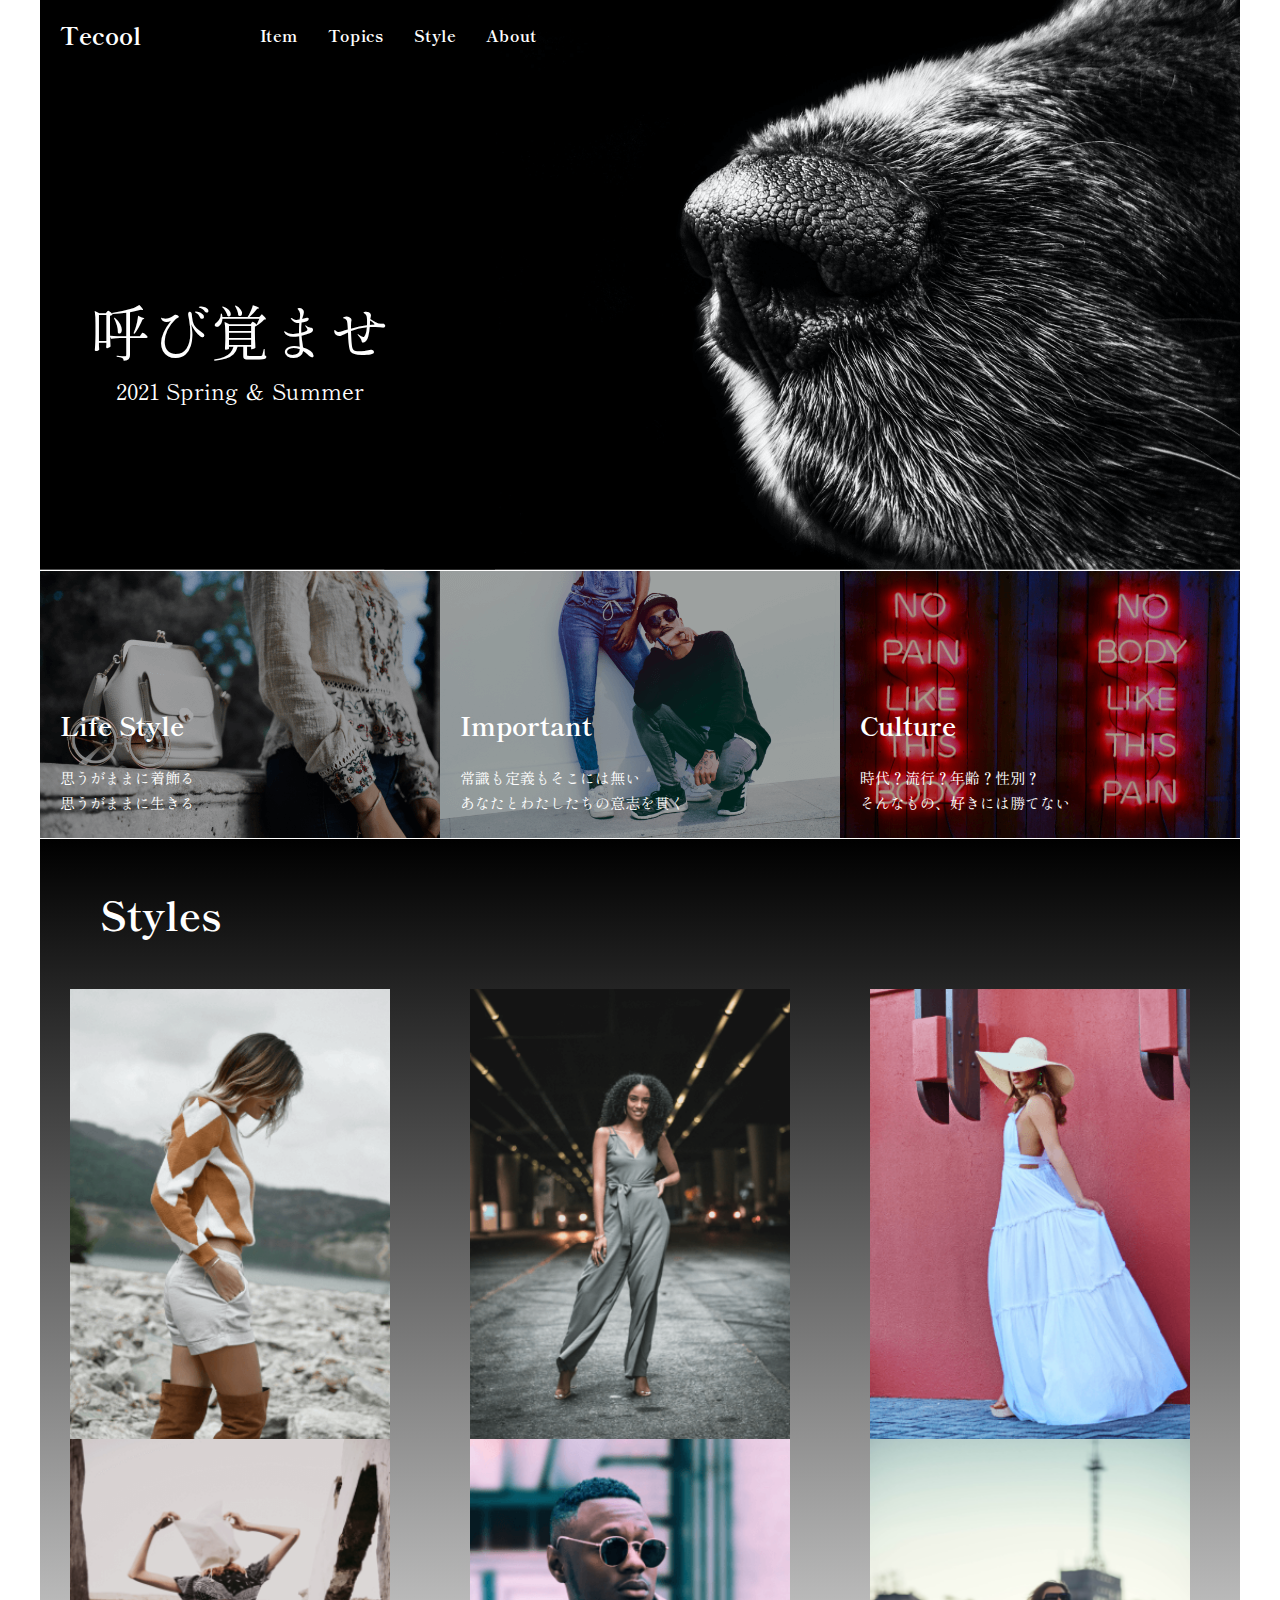
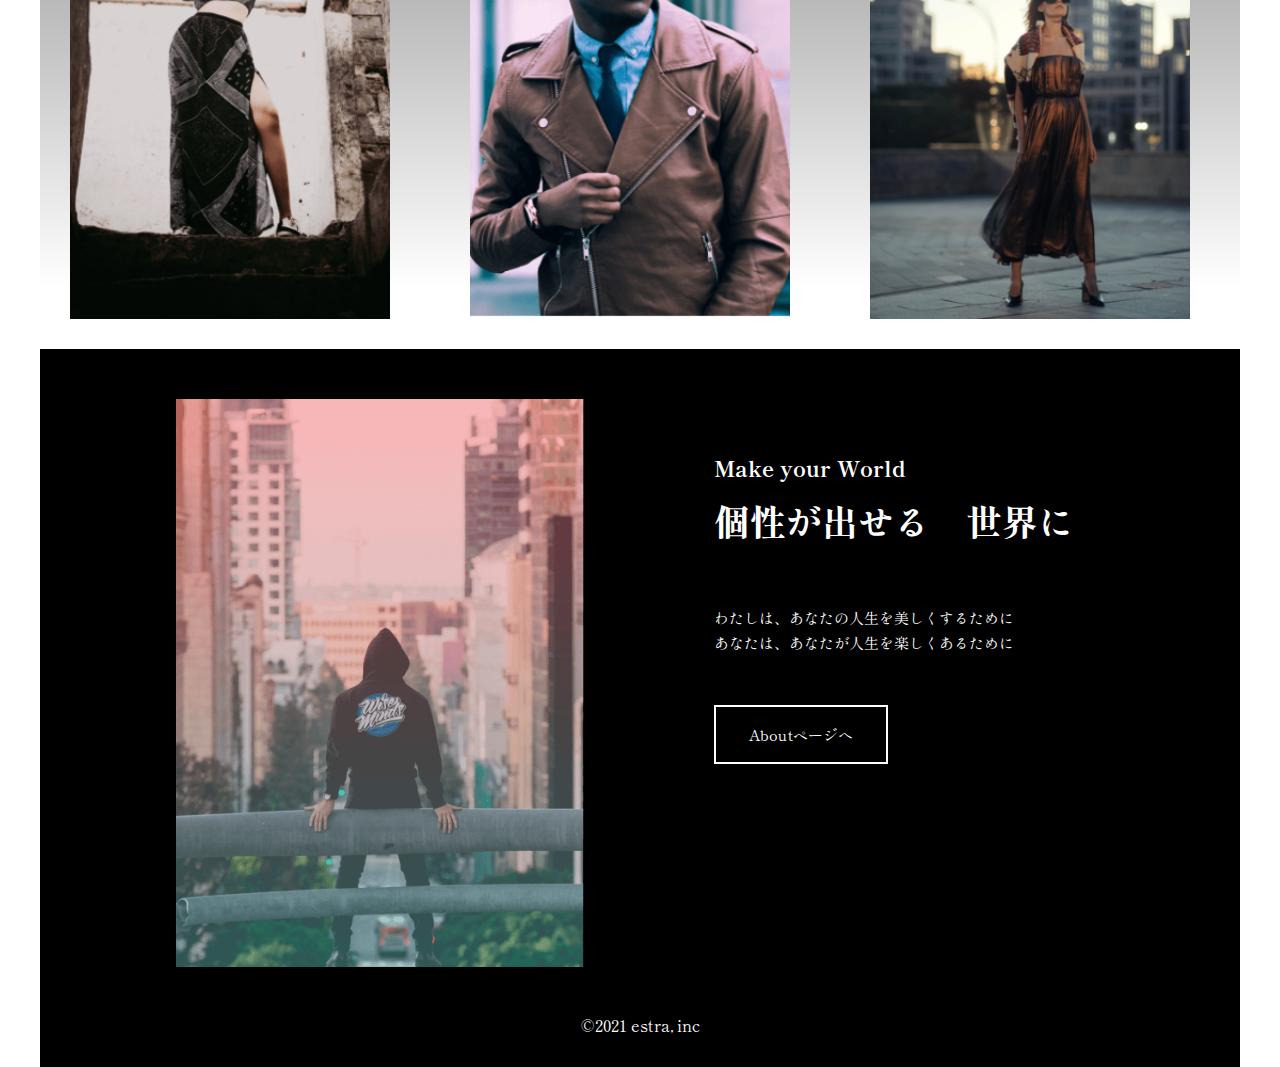
<file: index.html>
<!DOCTYPE html>
<html lang="ja">
<head>
  <meta charset="UTF-8">
  <meta http-equiv="X-UA-Compatible" content="IE=edge">
  <meta name="viewport" content="width=device-width, initial-scale=1.0">
  <title>レスポンシブデザイン</title>

  <!--CSS追加-->
  <link rel="stylesheet" href="responsive_test_css/reset.css">
  <link rel="stylesheet" href="responsive_test_css/responsive_test.css">
  <!--font追加-->
  <link rel="preconnect" href="https://fonts.gstatic.com">
  <link href="https://fonts.googleapis.com/css2?family=Shippori+Mincho&display=swap" rel="stylesheet">

</head>
<body>
  <div class="top">
    <div class="top_img">
      <img src="./responsive_test_img/firstview.png" alt="top" >
    </div>

    <header class="header" style="z-index:10000">
      <div class="hamburger-menu">
        <label for="menu-btn-check" class="menu-btn"><span></span></label>
      </div>
      <h1 class="header-ttl">
        <a href="index.html">
          Tecool
        </a>
      </h1>
      <nav class="header-nav">
        <ul class="header-nav-list">
          <li class="header-nav-item"><a href="index.html">Item</a></li>
          <li class="header-nav-item"><a href="service.html">Topics</a></li>
          <li class="header-nav-item"><a href="news.html">Style</a></li>
          <li class="header-nav-item"><a href="blog.html">About</a></li>
        </ul>
      </nav>
    </header>

    <div class="firstview">
      <div class="fv_text">
        <div class="fv_ttl">呼び覚ませ</div>
        <div class="fv_sub-ttl">2021 Spring ＆ Summer</div>
      </div>
    </div>
  </div>

  <article class="topics">
    <section class="tpc_content">
      <img class="tpc_img" src="./responsive_test_img/topics-img1.png" alt="topics">
      <div class="tpc_text">
        <h3 class="tpc_ttl">Life Style</h3>
        <p class="tpc_detail">思うがままに着飾る<br>
        思うがままに生きる</p>
      </div>
    </section>
    <section class="tpc_content">
      <img class="tpc_img" src="./responsive_test_img/topics-img2.png" alt="topics">
      <div class="tpc_text">
        <h3 class="tpc_ttl">Important</h3>
        <p class="tpc_detail">常識も定義もそこには無い<br>
        あなたとわたしたちの意志を貫く</p>
      </div>
    </section>
    <section class="tpc_content">
      <img class="tpc_img" src="./responsive_test_img/topics-img3.png" alt="topics">
      <div class="tpc_text">
        <h3 class="tpc_ttl">Culture</h3>
        <p class="tpc_detail">時代？流行？年齢？性別？<br>
        そんなもの、好きには勝てない</p>
      </div>
    </section>
  </article>

  <article class="styles">
    <h2 class="styles_ttl">Styles</h2>
    <div class="grid">
      <div class="box1">
        <img src="./responsive_test_img/styles-img1.png" alt="styles" >
      </div>
      <div class="box2">
        <img src="./responsive_test_img/styles-img2.png" alt="styles">
      </div>
      <div class="box3">
        <img src="./responsive_test_img/styles-img3.png" alt="styles">
      </div>
      <div class="box4">
        <img src="./responsive_test_img/styles-img4.png" alt="styles">
      </div>
      <div class="box5">
        <img src="./responsive_test_img/styles-img5.png" alt="styles">
      </div>
      <div class="box6">
        <img src="./responsive_test_img/styles-img6.png" alt="styles" >
      </div>
    </div>
  </article>

  <div class="about">
    <img class="about_img" src="./responsive_test_img/about.png" alt="about">
    <div class="about_text">
      <div class="about_sub-ttl">Make your World</div>
      <div class="about_ttl">個性が出せる　世界に</div>
      <p class="about_detail">
        わたしは、あなたの人生を美しくするために<br>
        あなたは、あなたが人生を楽しくあるために<br>
        
      </p>
      <div class="about_btn">Aboutページへ</div>
    </div>
  </div>

  <footer>
    &copy;2021 estra, inc
  </footer>


</body>
</html>
</file>
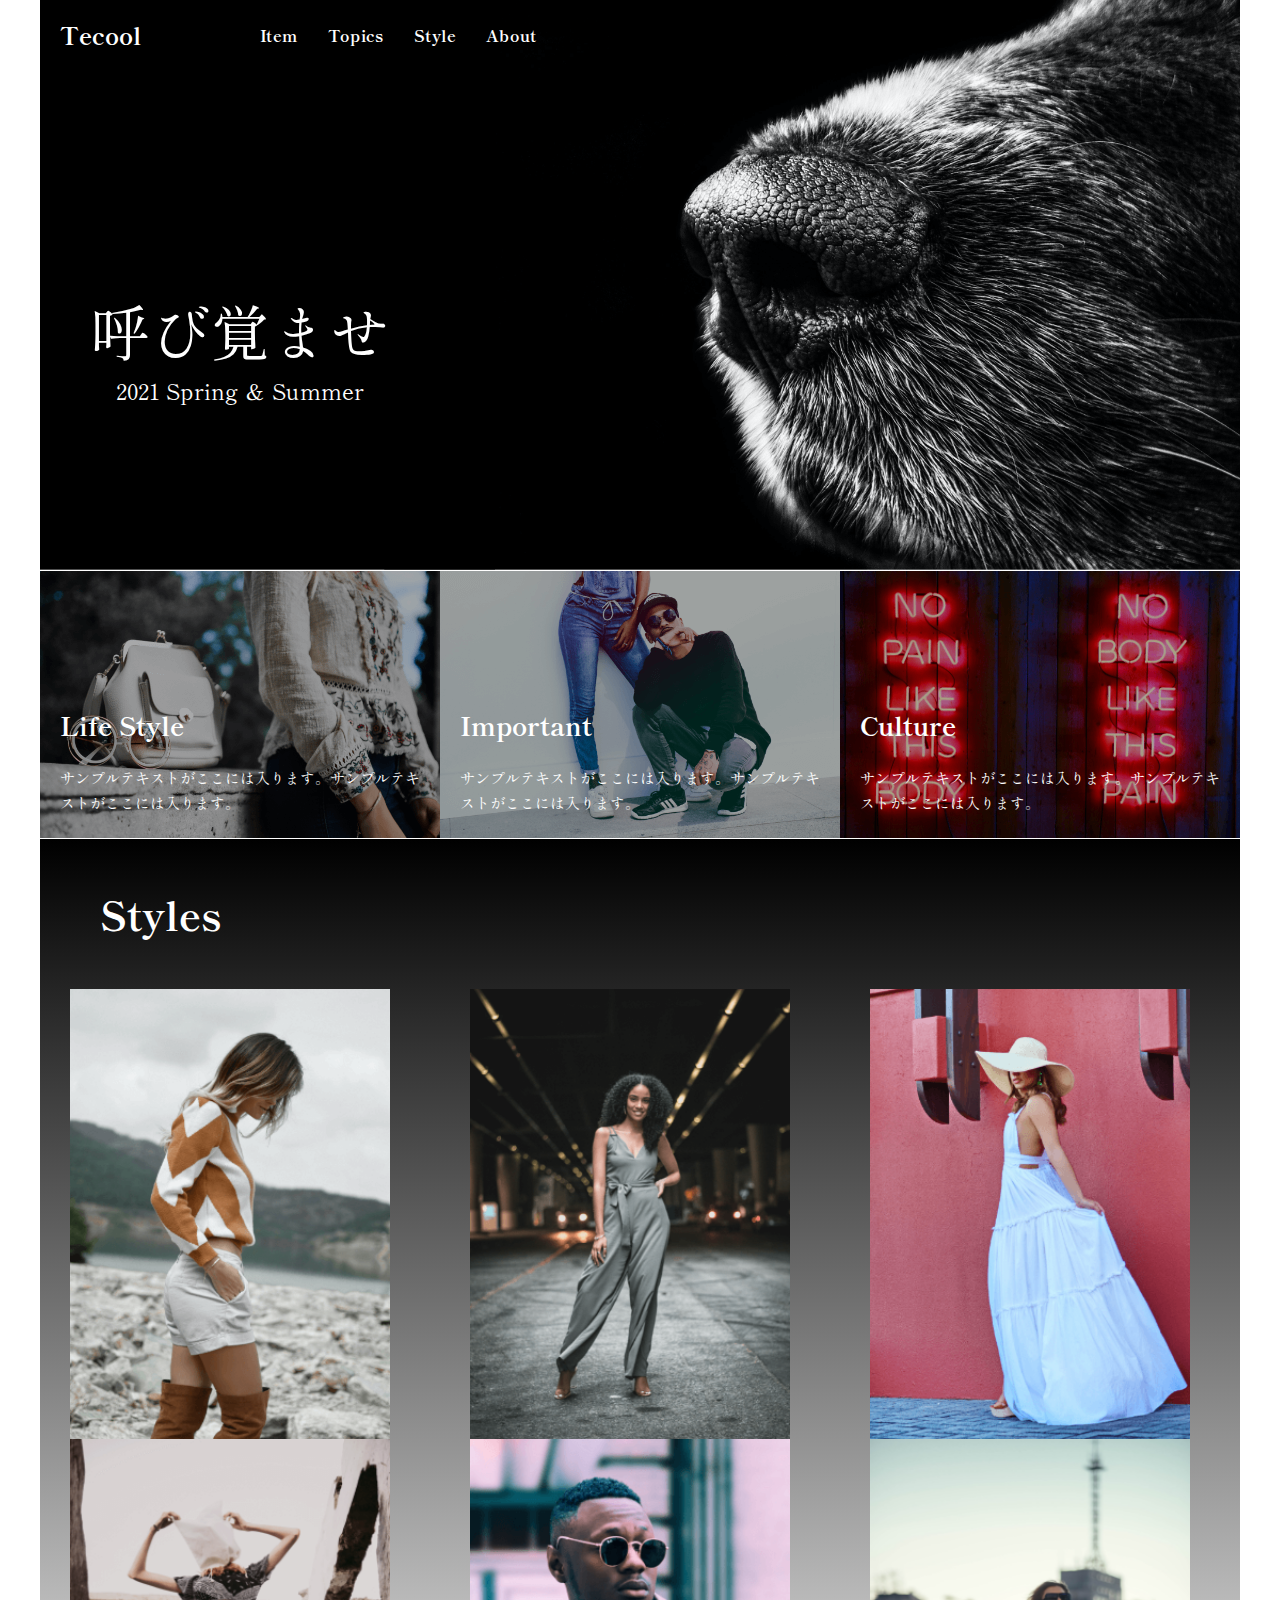
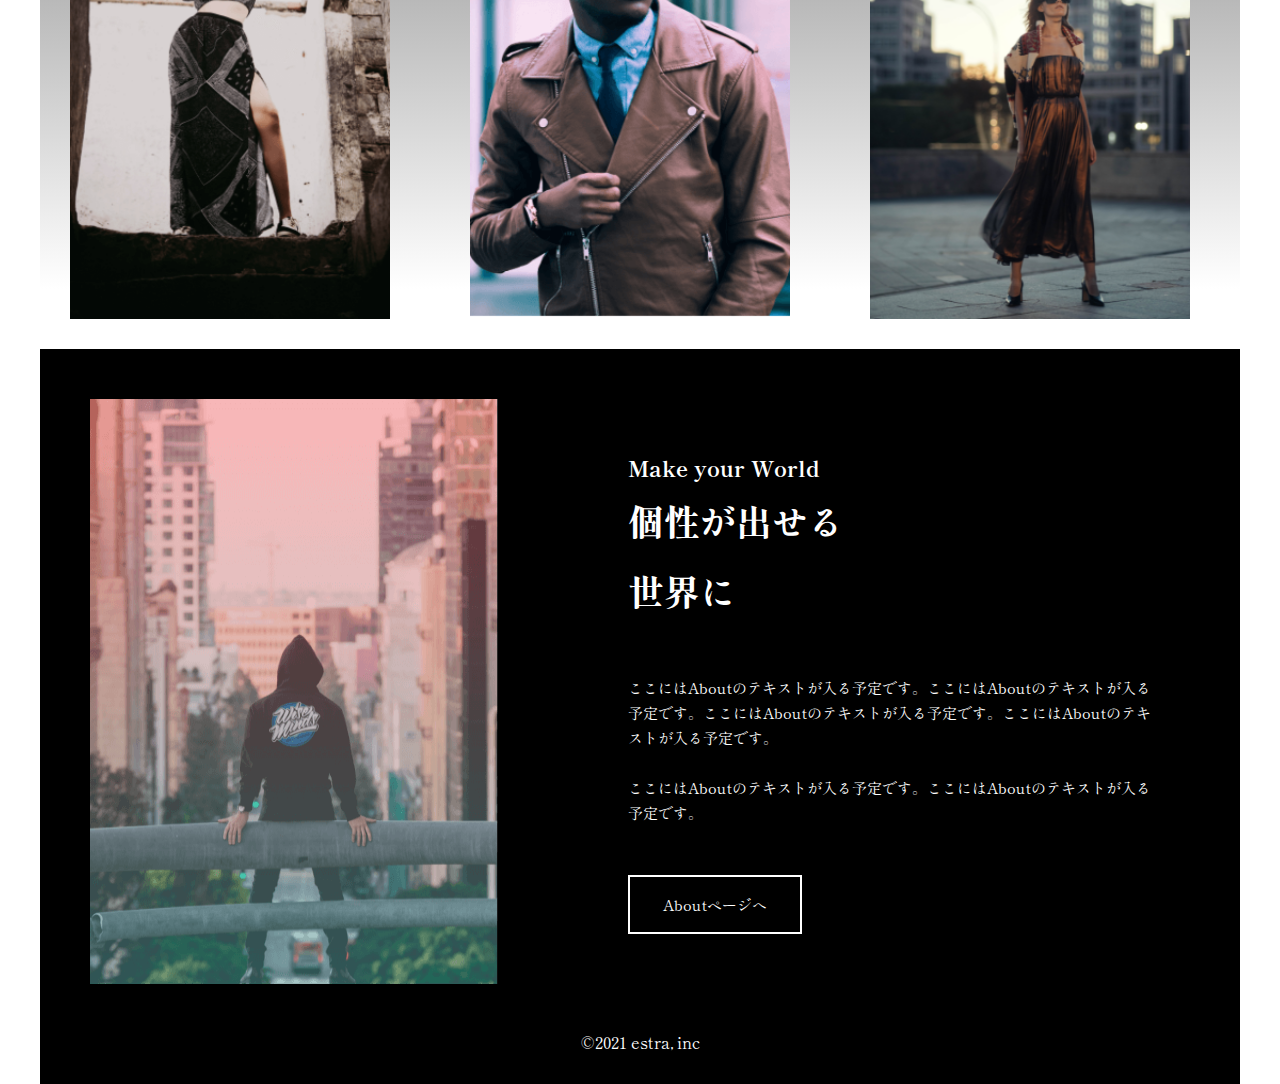
<file: responsive_test.html>
<!DOCTYPE html>
<html lang="ja">
<head>
  <meta charset="UTF-8">
  <meta http-equiv="X-UA-Compatible" content="IE=edge">
  <meta name="viewport" content="width=device-width, initial-scale=1.0">
  <title>レスポンシブデザイン</title>

  <!--CSS追加-->
  <link rel="stylesheet" href="responsive_test_css/reset.css">
  <link rel="stylesheet" href="responsive_test_css/responsive_test.css">
  <!--font追加-->
  <link rel="preconnect" href="https://fonts.gstatic.com">
  <link href="https://fonts.googleapis.com/css2?family=Shippori+Mincho&display=swap" rel="stylesheet">

</head>
<body>
  <div class="top">
    <div class="top_img">
      <img src="./responsive_test_img/firstview.png" alt="top" >
    </div>

    <header class="header" style="z-index:10000">
      <div class="hamburger-menu">
        <label for="menu-btn-check" class="menu-btn"><span></span></label>
      </div>
      <h1 class="header-ttl">
        <a href="index.html">
          Tecool
        </a>
      </h1>
      <nav class="header-nav">
        <ul class="header-nav-list">
          <li class="header-nav-item"><a href="index.html">Item</a></li>
          <li class="header-nav-item"><a href="service.html">Topics</a></li>
          <li class="header-nav-item"><a href="news.html">Style</a></li>
          <li class="header-nav-item"><a href="blog.html">About</a></li>
        </ul>
      </nav>
    </header>

    <div class="firstview">
      <div class="fv_text">
        <div class="fv_ttl">呼び覚ませ</div>
        <div class="fv_sub-ttl">2021 Spring ＆ Summer</div>
      </div>
    </div>
  </div>

  <article class="topics">
    <section class="tpc_content">
      <img class="tpc_img" src="./responsive_test_img/topics-img1.png" alt="topics">
      <div class="tpc_text">
        <h3 class="tpc_ttl">Life Style</h3>
        <p class="tpc_detail">サンプルテキストがここには入ります。サンプルテキストがここには入ります。</p>
      </div>
    </section>
    <section class="tpc_content">
      <img class="tpc_img" src="./responsive_test_img/topics-img2.png" alt="topics">
      <div class="tpc_text">
        <h3 class="tpc_ttl">Important</h3>
        <p class="tpc_detail">サンプルテキストがここには入ります。サンプルテキストがここには入ります。</p>
      </div>
    </section>
    <section class="tpc_content">
      <img class="tpc_img" src="./responsive_test_img/topics-img3.png" alt="topics">
      <div class="tpc_text">
        <h3 class="tpc_ttl">Culture</h3>
        <p class="tpc_detail">サンプルテキストがここには入ります。サンプルテキストがここには入ります。</p>
      </div>
    </section>
  </article>

  <article class="styles">
    <h2 class="styles_ttl">Styles</h2>
    <div class="grid">
      <div class="box1">
        <img src="./responsive_test_img/styles-img1.png" alt="styles" >
      </div>
      <div class="box2">
        <img src="./responsive_test_img/styles-img2.png" alt="styles">
      </div>
      <div class="box3">
        <img src="./responsive_test_img/styles-img3.png" alt="styles">
      </div>
      <div class="box4">
        <img src="./responsive_test_img/styles-img4.png" alt="styles">
      </div>
      <div class="box5">
        <img src="./responsive_test_img/styles-img5.png" alt="styles">
      </div>
      <div class="box6">
        <img src="./responsive_test_img/styles-img6.png" alt="styles" >
      </div>
    </div>
  </article>

  <div class="about">
    <img class="about_img" src="./responsive_test_img/about.png" alt="about">
    <div class="about_text">
      <div class="about_sub-ttl">Make your World</div>
      <div class="about_ttl">個性が出せる<br>世界に</div>
      <p class="about_detail">
        ここにはAboutのテキストが入る予定です。ここにはAboutのテキストが入る予定です。ここにはAboutのテキストが入る予定です。ここにはAboutのテキストが入る予定です。<br>
        <br>
        ここにはAboutのテキストが入る予定です。ここにはAboutのテキストが入る予定です。
      </p>
      <div class="about_btn">Aboutページへ</div>
    </div>
  </div>

  <footer>
    &copy;2021 estra, inc
  </footer>


</body>
</html>
</file>
<file: responsive_test_css/responsive_test.css>
body {
  max-width: 1200px;
  height: 100%;
  margin: 0 auto;
  font-family: "Shippori Mincho", serif;

}



a {
  text-decoration: none;
  color: inherit;
}

.header {
  position: absolute;
  top: 0%;
  display: flex;
  justify-content: flex-start;
  align-items: center;
  width: 100%;
  height: 70px;
  margin: 0;
}

.menu-btn {
    position: fixed;
    top: 10px;
    right: 10px;
    display: flex;
    height: 60px;
    width: 60px;
    justify-content: center;
    align-items: center;
    z-index: 90;
    background-color: #000000;
}
.menu-btn span,
.menu-btn span:before,
.menu-btn span:after {
    content: '';
    display: block;
    height: 3px;
    width: 25px;
    border-radius: 3px;
    background-color: #ffffff;
    position: absolute;
}
.menu-btn span:before {
    bottom: 8px;
}
.menu-btn span:after {
    top: 8px;
}

.top img {
  width: 100%;
  height: auto;
  position: relative;
  object-fit: cover;
}
.header-ttl {
  font-size: 24px;
  width: 80px;
  background-color: #000;
  color: #fff;
  margin: 20px;
}
.header-nav-list {
  display: flex;
  font-weight: bold;
  margin: 0 100px;
  background-color: #000;
  color: #fff;
}
.header-nav-item:not(:last-child) {
  margin-right: 30px;
}


.firstview {
  z-index: 1000;
  position: absolute;
  top: 300px;
  display: flex;
  justify-content: flex-start;
  align-items: center;
  text-align: center;
  color: #fff;
}
.fv_text {
  width: 100%;
  display: flex;
  flex-direction: column;
  margin: 0 auto 50px 50px;
}
.fv_ttl {
  font-size: 60px;
}
.fv_sub-ttl {
  font-size: 22px;
  line-height: 60px;
}

.topics {
  display: flex;
  width: 100%;
}
.tpc_content {
  position: relative;
}
.tpc_img {
  width: 100%;
}
.tpc_text {
  position: absolute;
  top: 35%;
  left: 0%;
  display: flex;
  flex-direction: column;
  color: #ffffff;
  padding: 20px;
}
.tpc_ttl {
  font-size: 26px;
  line-height: 80px;
}
.tpc_detail {
  font-size: 15px;
  line-height: 25px;
}

.styles {
  width: 100%;
  margin: 0 auto;
  background: -moz-linear-gradient(top, #000000, #FFF);
  background: -webkit-linear-gradient(top, #000000, #FFF);
  background: linear-gradient(to bottom, #000000, #FFF);
}
.styles_ttl {
  font-size: 40px;
  line-height: 150px;
  color: #fff;
  margin: 0 60px;
}
.grid img {
  width: 80%;
  height: auto;
  margin: 0 0 0 30px;
}
.grid {
  width: 100%;
  margin: 0 auto 60px auto;
  display: grid;
  grid-template-rows: 450px 450px;
  grid-template-columns: 1fr 1fr 1fr;
}
.box1 {
  grid-row: 1/2;
  grid-column: 1/2;
}
.box2 {
  grid-row: 1/2;
  grid-column: 2/3;
}
.box3 {
  grid-row: 1/2;
  grid-column: 3/4;
}
.box4 {
  grid-row: 2/3;
  grid-column: 1/2;
}
.box5 {
  grid-row: 2/3;
  grid-column: 2/3;
}
.box6 {
  grid-row: 2/3;
  grid-column: 3/4;
}

.about {
  width: 100%;
  margin: 0 auto;
  background-color: #000;
  color: #fff;
  display: flex;
  justify-content: center;
}
.about_img {
  margin: 50px;
}
.about_text {
  margin: 100px 80px;

}
.about_sub-ttl {
  font-size: 22px;
  font-weight: bold;
  line-height: 36px;
}
.about_ttl {
  font-size: 36px;
  font-weight: bold;
  line-height: 70px;
}
.about_detail {
  margin: 50px auto;
  font-size: 15px;
  line-height: 25px;

}
.about_btn {
  padding-top: 20px;
  padding-bottom: 20px;
  text-align: center;
  width: 170px;
  display: block;
  background: #000000;
  color: #fff;
  font-size: 15px;
  border: 2px solid #fff;
}

footer {
  width: 100%;
  height: 50px;
  text-align: center;
  background-color: #000;
  color: #fff;
}

@media screen and (min-width: 769px) {
  .hamburger-menu {
    display: none
  }
}

@media screen and ( max-width: 768px){
  body {
    width: 100%;
  }
  .header-nav {
    display: none;
  }
  .firstview {
    top: 15%;
  }
  .tpc_ttl {
    font-size: 20px;
  }
  .tpc_detail {
    display: none;
  }
  .grid img {
    margin: 20px 15px;
    width: 80%;
  }
  .styles_ttl {
    font-size: 50px;
  }
  .grid {
    width: 100%;
    display: grid;
    grid-template-rows: 1fr 1fr 1fr;
    grid-template-columns: 1fr 1fr;
  }
  .box1 {
    grid-row: 1/2;
    grid-column: 1/2;
  }
  .box2 {
    grid-row: 1/2;
    grid-column: 2/3;
  }
  .box3 {
    grid-row: 2/3;
    grid-column: 1/2;
  }
  .box4 {
    grid-row: 2/3;
    grid-column: 2/3;
  }
  .box5 {
    grid-row: 3/4;
    grid-column: 1/2;
  }
  .box6 {
    grid-row: 3/4;
    grid-column: 2/3;
  }
  .about_img {
    width: 40%;
    height: 40%;
    margin: auto 30px;
  }
  .about_text {
    margin: 100px 30px 100px 5px;
  }
}
@media screen and (max-width: 480px){
  body {
    width: 100%;
  }
  .top img {
    height :400px;
  }
  .header-nav-list {
    display: none;
  }
  .firstview {
    height: 400px;
    padding: auto;
  }
  .topics {
    display: flex;
    flex-wrap: wrap;
  }
  .tpc_detail {
    display: none;
  }
  .grid img {
    width: 150px;
  }
  .styles_ttl {
    margin: 0 20px;
  }
  .about {
    display: flex;
    flex-direction: column;
    padding: auto;
    text-align: center;
  }
  .about_img {
    width: 80%;
    height: 80%;
    margin: 50px auto 0;
  }
  .about_text {
    margin: 50px 20px;
  }
  .about_btn {
    margin: auto;
  }
}
</file>
